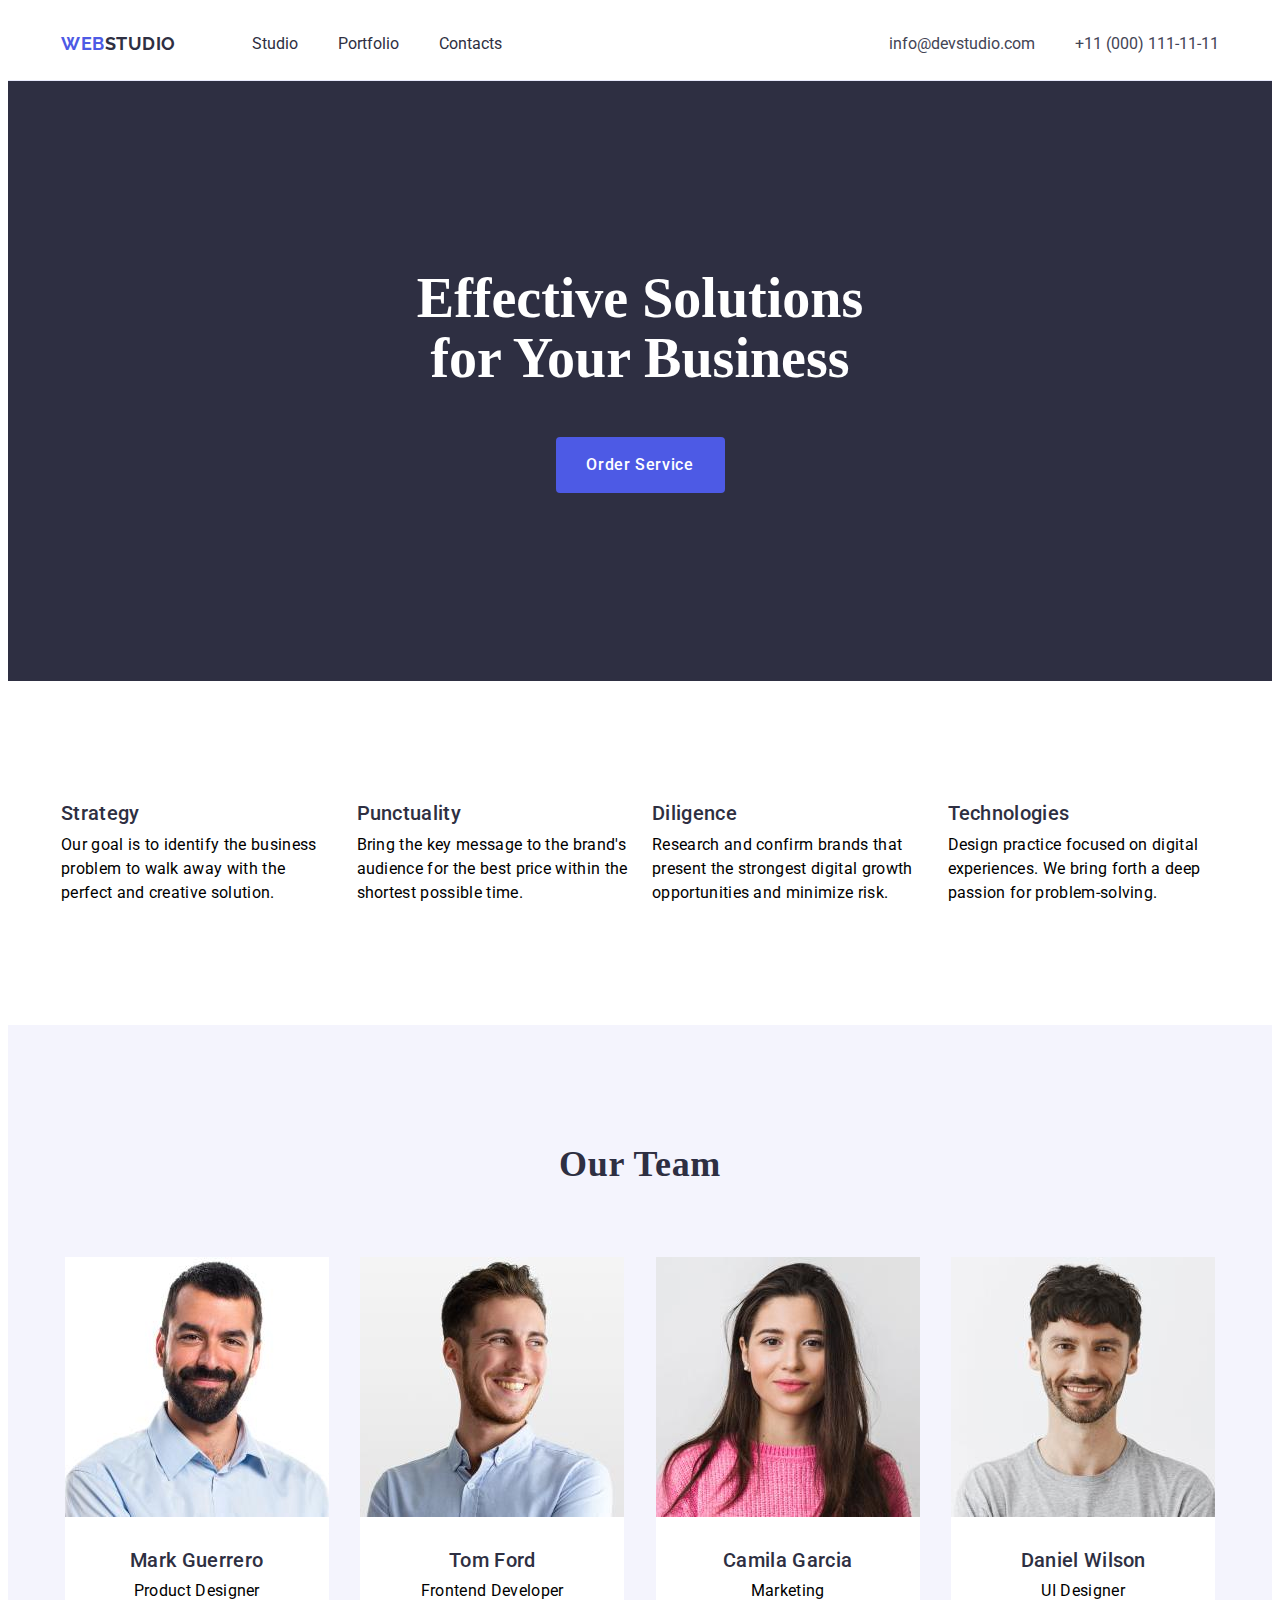
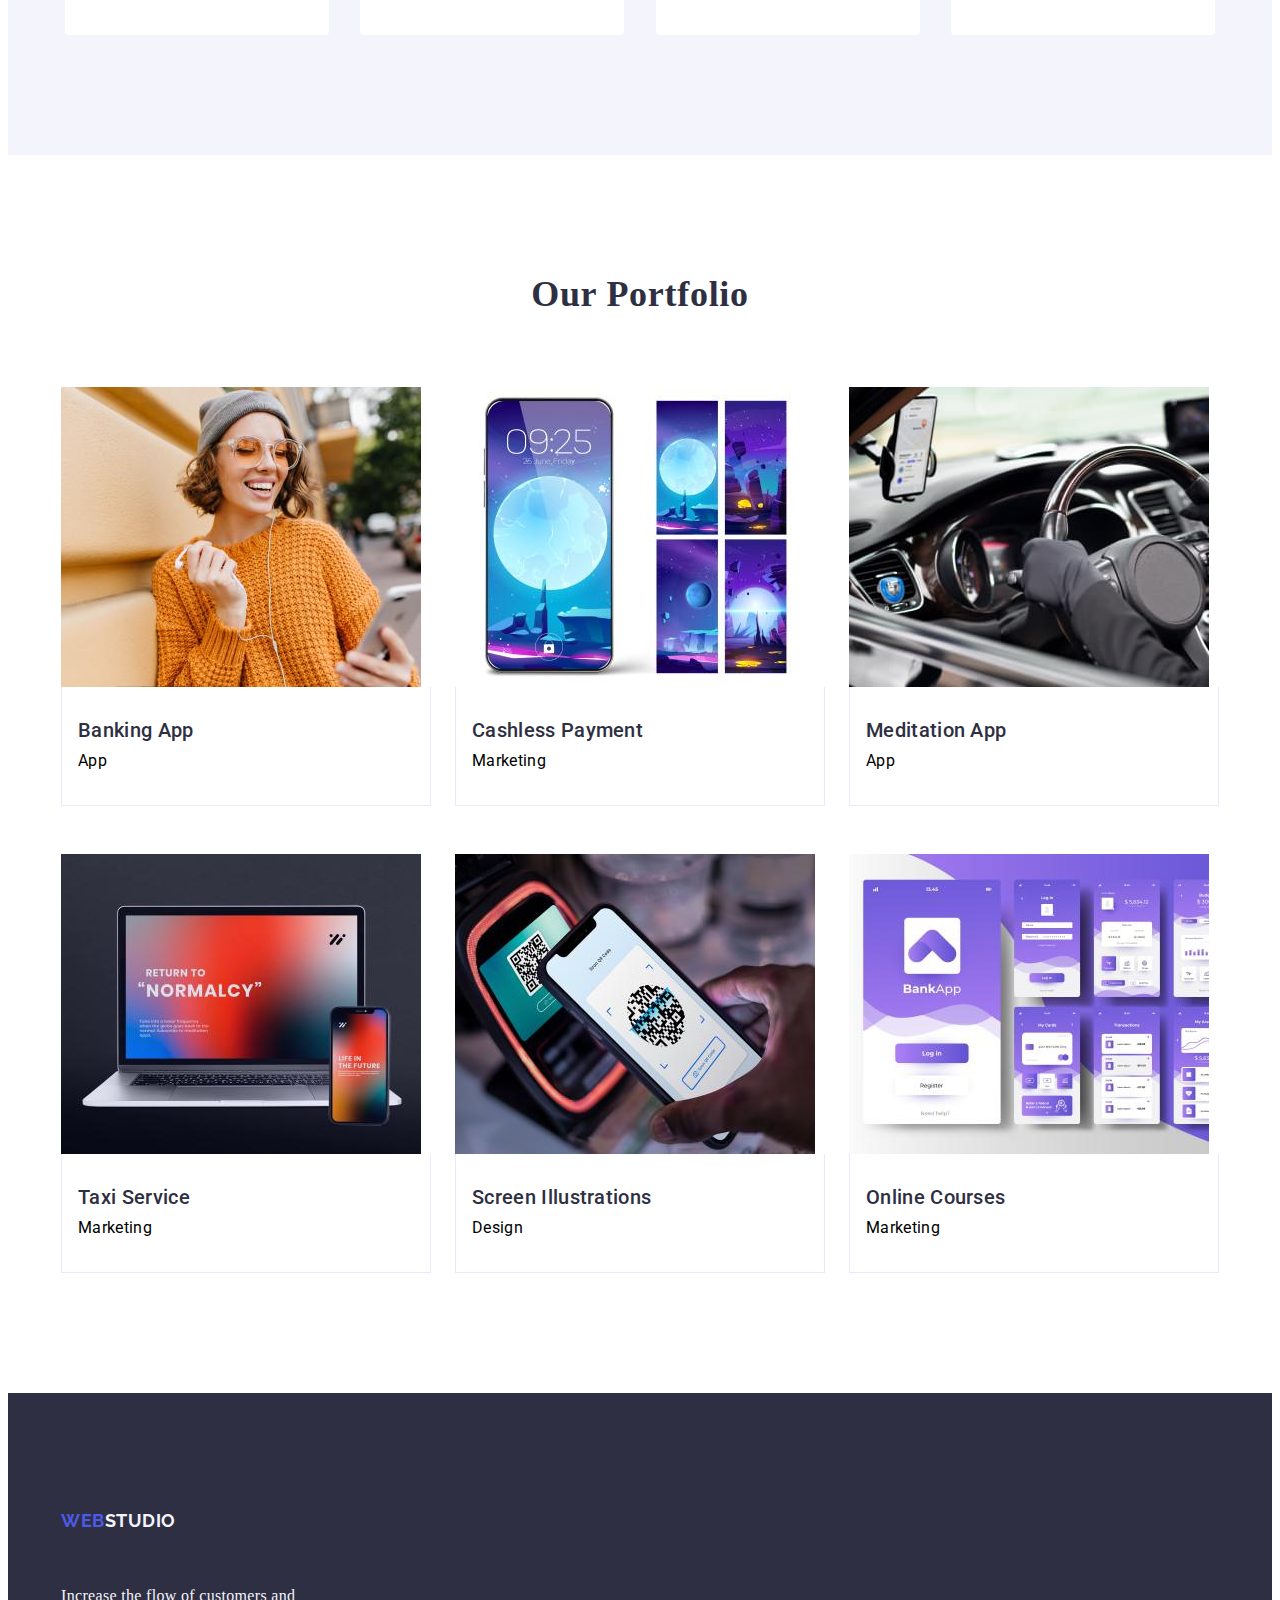
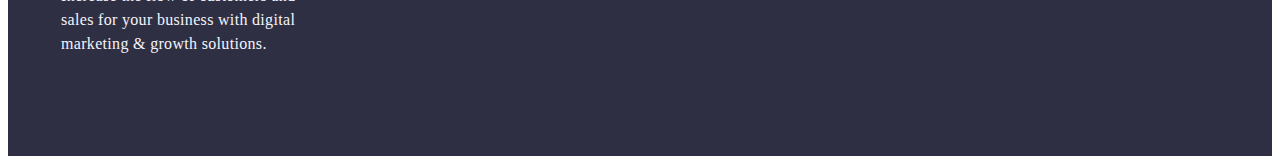
<file: index.html>
<!DOCTYPE html>
<html lang="en">

<head>
    <meta charset="UTF-8">
    <meta name="viewport" content="width=device-width, initial-scale=1.0">
    <title>Document</title>
    <style>
        .visually-hidden {
            position: absolute;
            width: 1px;
            height: 1px;
            margin: -1px;
            border: 0;
            padding: 0;
            white-space: nowrap;
            clip-path: inset(100%);
            clip: rect(0 0 0 0);
            overflow: hidden;
        }
    </style>
    <link rel="preconnect" href="https://fonts.googleapis.com">
    <link rel="preconnect" href="https://fonts.gstatic.com" crossorigin>
    <link href="https://fonts.googleapis.com/css2?family=Raleway:wght@700&family=Roboto:wght@400;500;700&display=swap"
        rel="stylesheet">
    <link href="https://fonts.googleapis.com/css2?family=Roboto:ital,wght@0,100..900;1,100..900&display=swap"
        rel="stylesheet">

    <link rel="stylesheet" href="https://cdnjs.cloudflare.com/ajax/libs/modern-normalize/2.0.0/modern-normalize.min.css"
        integrity="sha512-4xo8blKMVCiXpTaLzQSLSw3KFOVPWhm/TRtuPVc4WG6kUgjH6J03IBuG7JZPkcWMxJ5huwaBpOpnwYElP/m6wg=="
        crossorigin="anonymous" referrerpolicy="no-referrer" />
    <link rel="stylesheet" href="css/styles.css">
</head>


<body>
    <!-- header with links -->
    <header class="header">
        <div class="container">
            <!--nav links-->
            <nav class="navigation">
                <a class="logo" href="./index.html">Web<span class="logostudio">Studio</span></a>


                <!-- <div class="container-links"> -->
                <ul class="navigation-list">
                    <li class="navigation-list-item">
                        <a class="link" href=./index.html target="_blank">Studio</a>
                    </li>
                    <li class="navigation-list-item">
                        <a class="link" href="" target="_blank">Portfolio</a>
                    </li>
                    <li class="navigation-list-item">
                        <a class="link" href="" target="_blank">Contacts</a>
                    </li>
                </ul>
                <!-- </div> -->
            </nav>

            <!--contact_info-->
            <address class="address">
                <ul class="contact-list">
                    <li class="contact-list-link">
                        <a class="link" href="mailto:info@devstudio.com">info@devstudio.com</a>
                    </li>
                    <li class="contact-list-link">
                        <a class="link" href="tel:+110001111111">+11 (000) 111-11-11</a>
                    </li>
                </ul>
            </address>

        </div>
    </header>



    <!-- main content -->
    <main class="main">
        <!--section-1-hero banner -->
        <section class="hero">
            <div class="container">
                <!--Slogan-->
                <h1 class="titleone">Effective Solutions for Your Business</h1>
                <!--Button-->
                <button type="button" class="button">Order Service
                </button>
            </div>
        </section>
        <!--section-2 boxes with features-->
        <section class="section-features">
            <div class="container">
                <!--hidden h2-->
                <!-- <div class="visually-hidden"> -->
                <h2 class="visually-hidden">Features have to be hidden soon</h2>
                <!-- </div> -->
                <!--section 2- list of features-->
                <ul class="list-features">
                    <li class="feature">
                        <h3 class="titlethree">Strategy</h3>
                        <p class="feature_paragraf">Our goal is to identify the business problem to walk away
                            with
                            the
                            perfect and creative
                            solution.</p>
                    </li>
                    <li class="feature">
                        <h3 class="titlethree">Punctuality</h3>
                        <p class="feature_paragraf">Bring the key message to the brand's audience for the best
                            price
                            within
                            the shortest possible
                            time.</p>
                    </li>
                    <li class="feature">
                        <h3 class="titlethree">Diligence</h3>
                        <p class="feature_paragraf">Research and confirm brands that present the strongest
                            digital
                            growth
                            opportunities and
                            minimize risk.</p>
                    </li>
                    <li class="feature">
                        <h3 class="titlethree">Technologies</h3>
                        <p class="feature_paragraf">Design practice focused on digital experiences. We bring
                            forth a
                            deep
                            passion for
                            problem-solving.</p>
                    </li>
                </ul>
            </div>
        </section>
        <!--section-3 our team with full width backgr-->
        <section class="our-team">
            <div class="container">
                <h2 class="titletwo">Our Team</h2>
                <ul class="list-team">
                    <!--Team_card_1-->
                    <li class="team-card">
                        <div><img src="./images/mark.jpg" alt="Mark" width="264" height="260"></div>
                        <div class="under-img">
                            <h3 class="titlethree">Mark Guerrero</h3>
                            <p class="team-card-paragraf">Product Designer</p>
                        </div>
                    </li>
                    <!--Team_card_2-->
                    <li class="team-card">
                        <div><img src="./images/tom.jpg" alt="Tom" width="264" height="260"></div>
                        <div class="under-img">
                            <h3 class="titlethree">Tom Ford</h3>
                            <p class="team-card-paragraf">Frontend Developer</p>
                        </div>
                    </li>
                    <!--Team_card_3-->
                    <li class="team-card">
                        <div class=container-img><img src="./images/camila.jpg" alt="Camila" width="264" height="260">
                        </div>
                        <div class="under-img">
                            <h3 class="titlethree">Camila Garcia</h3>
                            <p class="team-card-paragraf">Marketing</p>
                        </div>
                    </li>
                    <!--Team_card_4-->
                    <li class="team-card">
                        <div class=container-img><img src="./images/daniel.jpg" alt="Daniel" width="264" height="260">
                        </div>

                        <div class="under-img">
                            <h3 class="titlethree">Daniel Wilson</h3>
                            <p class="team-card-paragraf">UI Designer</p>
                        </div>
                    </li>
                </ul>
            </div>
        </section>
        <!--section 4 portfolio-->
        <section class="portfolio">
            <div class="container">
                <h2 class="titletwo">Our Portfolio</h2>
                <ul class="list-portfolio">
                    <!--Portfolio_card_1-->
                    <li class="portfolio-card">
                        <div class=container-img><img src="./images/portfolio1.jpg" alt="Portfolio1" width="360">
                        </div>
                        <div class="under-img">
                            <h3 class="titlethree">Banking App</h3>
                            <p class="portfolio-card-paragraf">App</p>
                        </div>
                    </li>
                    <!--Portfolio_card_2-->
                    <li class="portfolio-card">
                        <div class=container-img><img src="./images/portfolio2.jpg" alt="Portfolio2" width="360"></div>
                        <div class="under-img">
                            <h3 class="titlethree">Cashless Payment</h3>
                            <p class="portfolio-card-paragraf">Marketing</p>
                        </div>
                    </li>
                    <!--Portfolio_card_3-->
                    <li class="portfolio-card">
                        <div class=container-img><img src="./images/portfolio3.jpg" alt="Portfolio3" width="360"></div>
                        <div class="under-img">
                            <h3 class="titlethree">Meditation App</h3>
                            <p class="portfolio-card-paragraf">App</p>
                        </div>
                    </li>
                    <!--Portfolio_card_4-->
                    <li class="portfolio-card">
                        <div class="container-img"><img src="./images/portfolio4.jpg" alt="Portfolio4" width="360">
                        </div>
                        <div class="under-img">
                            <h3 class="titlethree">Taxi Service</h3>
                            <p class="portfolio-card-paragraf">Marketing</p>
                        </div>
                    </li>
                    <!--Portfolio_card_5-->
                    <li class="portfolio-card">
                        <div class="container-img"><img src="./images/portfolio5.jpg" alt="Portfolio5" width="360">
                        </div>
                        <div class="under-img">
                            <h3 class="titlethree">Screen Illustrations</h3>
                            <p class="portfolio-card-paragraf">Design</p>
                        </div>
                    </li>
                    <!--Portfolio_card_6-->
                    <li class="portfolio-card">
                        <div class="container-img"><img src="./images/portfolio6.jpg" alt="Portfolio6" width="360">
                        </div>
                        <div class="under-img">
                            <h3 class="titlethree">Online Courses</h3>
                            <p class="portfolio-card-paragraf">Marketing</p>
                        </div>
                    </li>
                </ul>
            </div>
        </section>
    </main>
    <!-- footer -->
    <footer class="footer">
        <div class="container">
            <a class="logo" href="./index.html">Web<span class="logostudio">Studio</span></a>
            <p class="footer-text">
                Increase the flow of customers and sales for your business with digital marketing & growth
                solutions.
            </p>
        </div>
    </footer>

</body>

</html>
</file>
<file: css/styles.css>
/* body */
.body {
    background: #FFFFFF;
    font-family: "Roboto", sans-serif;
    color: #434455;
    font-size: 16px;
    font-weight: 400;
    line-height: 1.5;
    letter-spacing: 0.02em;
}

h1,
h2,
h3,
p {
    margin: 0;
    padding: 0;
}

ul {
    line-height: 1.5;
    font-size: 16px;
    list-style: none;
    padding: 0;
    margin: 0;
    display: flex;
}

.container {
    max-width: 1158px;
    margin: 0 auto;
    padding-left: 15px;
    padding-right: 15px;
}

img {
    display: block;
    max-width: 100%;
}

.header .container {
    display: flex;
    justify-content: space-between;
    align-items: center;

}

header {
    border-bottom: #e7e9fc 1px solid;
}

nav {
    display: flex;
    justify-content: space-between;
    align-items: center;
    font-family: "Roboto", sans-serif;
}

.link {
    font-style: normal;
    text-decoration: none;
    font-family: "Roboto", sans-serif;
}

.link:hover {
    text-decoration: none;
}

.navigation .logo {
    margin-right: 76px;
    display: inline-block;

}

.logostudio {
    color: #F4F4FD;
}

.header .logostudio {
    color: #2E2F42;
}


.logo {
    font-family: "Raleway", sans-serif;
    font-size: 18px;
    font-weight: 700;
    color: #4d5ae5;
    text-transform: uppercase;
    line-height: 1.16;
    letter-spacing: 0.03em;
    text-decoration: none;
    padding-top: 18px;
    padding-bottom: 18px;
}



.contact-list {
    display: flex;
    justify-content: space-between;
    gap: 40px;

}


.container-logo {
    display: block;
    margin-right: 76px;
}

.navigation-list {
    display: flex;
    justify-content: space-between;
    gap: 40px;

    margin: 0;
}

.navigation-list-item .link {
    display: flex;
    padding: 24px 0;
}

.navigation-list .link {
    color: #2E2F42;

}

.navigation-list .link:hover {
    color: #404BBF;
}

.navigation-list .link:active {
    text-transform: none;
    color: #404BBF;
}

.navigation-list .link:focus {
    text-transform: none;
    color: #404BBF;
}

.contact-list .link {
    color: #434455;
}

.contact-list .link:hover {
    color: #404BBF;
}

.contact-list .link:active {
    color: #404BBF;
}

.contact-list .link:focus {
    color: #404BBF;
}

.visually-hidden {
    visibility: hidden;
}

.titleone {
    width: 496px;
    display: block;
    margin: 0 auto;
    margin-bottom: 48px;
    color: #FFF;
    font-size: 56px;
    font-weight: 700;
    line-height: 1.07;
    letter-spacing: 2%;
    text-align: center;
    /* padding: 48px; */

    max-width: 496px;
}

.titletwo {
    display: block;
    color: #2E2F42;
    font-size: 36px;
    font-weight: 700;
    line-height: 1.20;
    text-transform: capitalize;
    letter-spacing: 0.02em;
    margin-bottom: 72px;
}

.titlethree {
    color: #2E2F42;
    font-size: 20px;
    font-weight: 500;
    line-height: 1.11;
    letter-spacing: 2%;
}

.hero {
    background: #2E2F42;
    padding: 188px 0;
}

.button {
    min-width: 169px;
    height: 56px;
    display: block;
    cursor: pointer;
    font-family: "Roboto", sans-serif;
    font-size: 16px;
    line-height: 1.5;
    font-weight: 500;
    letter-spacing: 0.04em;
    text-decoration: none;
    color: #FFF;
    background: #4D5AE5;
    border: none;
    border-radius: 4px;
    cursor: pointer;
    margin: 0 auto;
}

.button:hover {
    background: #404BBF;
}

.button:focus {
    background: #404BBF;
}

.section-features {
    padding: 120px 0;
}

.list-features {
    display: flex;
    justify-content: space-between;
    gap: 24px;

}

.feature {
    width: calc((100% - 72px) / 4);
    font-family: "Roboto", sans-serif;
    font-size: 16px;
    font-weight: 400;
    line-height: 24px;
    letter-spacing: 0.02em;
}

.section-features .list-features .titlethree {
    line-height: 1.20;
    display: flex;
    justify-content: space-between;
    align-items: center;
    margin-bottom: 8px;
    letter-spacing: 2%;
}

.our-team {
    padding: 240 px 0;
    background-color: #F4F4FD;
    padding: 120px 0;
}

.our-team .list-team {
    display: flex;
    justify-content: space-between;
    gap: 24px;
}

.team-card {
    border-radius: 0 0 4px 4px;
}




.our-team .container-image {
    margin: 0 auto;
}

.our-team .titletwo {
    text-align: center;
    line-height: 1.11;

}

.team-card .titlethree {
    text-align: center;
    margin-bottom: 8px;

}

.team-card-paragraf {
    text-align: center;
}

.list-team .team-card {
    background-color: #FFFFFF;
}

.team-card {
    margin: 0 auto;
    font-family: "Roboto", sans-serif;
    font-size: 16px;
    font-weight: 400;
    line-height: 24px;
    letter-spacing: 0.02em;
}

.team-card .under-img {
    display: block;
    margin: 0 auto;
    display: block;
    padding: 32px 0;
}

.list-portfolio {
    flex-wrap: wrap;
    column-gap: 24px;
    row-gap: 48px;
    /* justify-content: space-between; */
}

.portfolio-card {
    background-color: #FFF;
    margin: 0 auto;
    flex-basis: calc((100% - 48px) / 3);
    border-top: none;
    font-family: "Roboto", sans-serif;
    font-size: 16px;
    font-weight: 400;
    line-height: 24px;
    letter-spacing: 0.02em;
}

.portfolio {
    background-color: #FFFFFF;
    padding: 120px 0;
}

.portfolio .titletwo {
    text-align: center;
    line-height: 1.11;
}

.portfolio-card .titlethree {
    margin-bottom: 8px;

}

.portfolio .under-img {
    border: 1px solid #E7E9FC;
    border-top: none;
    display: block;
    margin: 0 auto;
    padding: 32px 16px;

}

.footer {
    padding: 100px 0;
    border-top-width: 1px;
    background-color: #2E2F42;
}

.footer-text {
    color: #F4F4FD;
    display: block;
    max-width: 264px;
    text-align: left;
    letter-spacing: 0.02em;
    line-height: 1.5;
    padding-top: 18px;
    font-weight: 400;
    letter-spacing: 2%;
    line-height: 24px;
    font-size: 16px;
}

.footer .logo {
    display: inline-block;
    margin-bottom: 16px;
}
</file>
